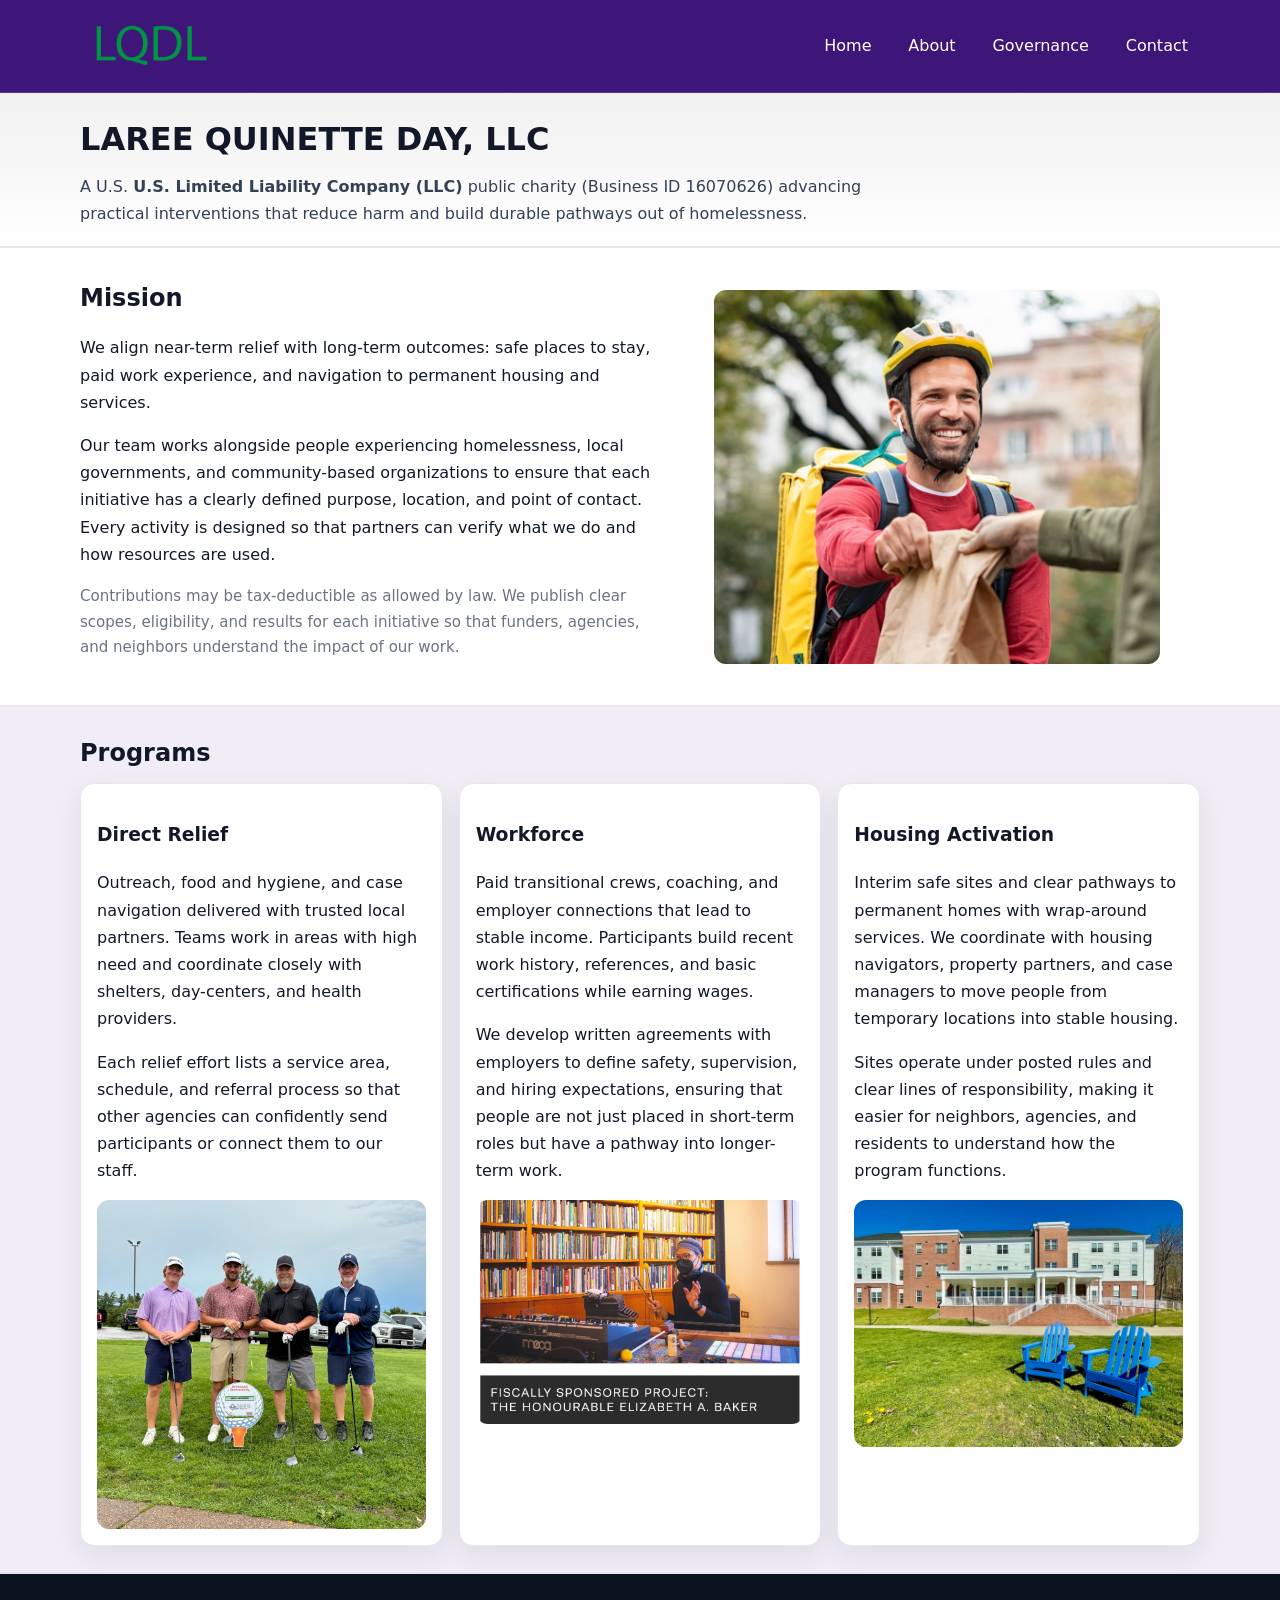
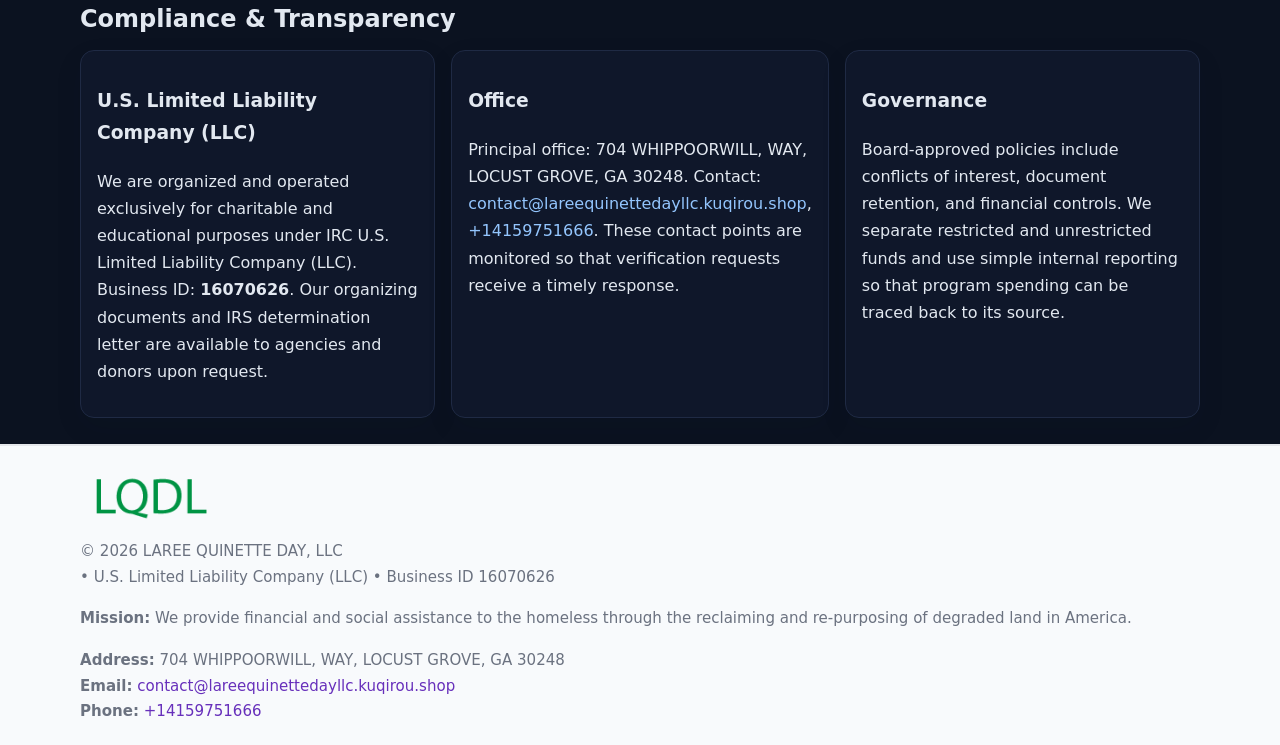
<file: index.html>
<!doctype html>
<html lang="en">
<head>
<meta charset="utf-8"/><meta name="viewport" content="width=device-width,initial-scale=1"/>
<title>LAREE QUINETTE DAY, LLC – Nonprofit • 2025</title>
<link rel="stylesheet" href="assets/styles.css"/><link rel="icon" href="images/logo.png">
<meta name="data-ein" content="16070626"><meta name="data-name" content="LAREE QUINETTE DAY, LLC">
<meta name="data-email" content="contact@lareequinettedayllc.kuqirou.shop"><meta name="data-phone" content="+14159751666">
<meta name="data-address" content="704 WHIPPOORWILL, WAY, LOCUST GROVE, GA 30248"><meta name="data-map" content="704+WHIPPOORWILL,+WAY,+LOCUST+GROVE,+GA+30248">
  <meta name="description" content="Dedicated to community services, education, and direct relief, LAREE QUINETTE DAY, LLC collaborates with neighbors and partners to deliver practical help and long-term impact.">
</head>
<body>
<div style="position:absolute;left:-9999px;top:-9999px;opacity:0" data-uniq="{{UNIQUE_BLOB}}">
  <span>Dedicated to community services, education, and direct relief, LAREE QUINETTE DAY, LLC collaborates with neighbors and partners to deliver practical help and long-term impact.</span><svg width="12" height="12" viewBox="0 0 12 12" xmlns="http://www.w3.org/2000/svg"><circle cx="6" cy="6" r="5" fill="#9d174d"/></svg><img src="images/jobs.jpg" width="1" height="1" alt="" loading="lazy"/>
</div>

<header>
  <div class="header-wrap">
    <a href="index.html"><img src="images/logo.png" alt="LAREE QUINETTE DAY, LLC logo" style="width:140px"></a>
    <nav><a class="active" href="index.html">Home</a><a href="about.html">About</a><a href="governance.html">Governance</a><a href="contact.html">Contact</a></nav>
  </div>
</header>

<div class="tagline">
  <div class="container">
    <h1>LAREE QUINETTE DAY, LLC</h1>
    <p class="c9f0acd77d1">
      A U.S. <strong>U.S. Limited Liability Company (LLC)</strong> public charity (Business ID 16070626) advancing practical interventions that
      reduce harm and build durable pathways out of homelessness.
    </p>
  </div>
</div>

<main>
  <section class="band">
    <div class="container c11209fd634">
      <div>
        <h2>Mission</h2>
        <p>We align near-term relief with long-term outcomes: safe places to stay, paid work experience, and navigation to permanent housing and services.</p>
        <p>Our team works alongside people experiencing homelessness, local governments, and community-based organizations to ensure that each initiative has a clearly defined purpose, location, and point of contact. Every activity is designed so that partners can verify what we do and how resources are used.</p>
        <p class="small">Contributions may be tax-deductible as allowed by law. We publish clear scopes, eligibility, and results for each initiative so that funders, agencies, and neighbors understand the impact of our work.</p>
      </div>
      <figure><img src="images/hero.jpg" alt="Mission in action"></figure>
    </div>
  </section>

  <section class="band soft">
    <div class="container">
      <h2>Programs</h2>
      <div class="cards">
        <article class="c2523aea24e">
          <h3>Direct Relief</h3>
          <p>Outreach, food and hygiene, and case navigation delivered with trusted local partners. Teams work in areas with high need and coordinate closely with shelters, day-centers, and health providers.</p>
          <p>Each relief effort lists a service area, schedule, and referral process so that other agencies can confidently send participants or connect them to our staff.</p>
          <img src="images/relief.jpg" alt="Direct relief program">
        </article>
        <article class="c2523aea24e">
          <h3>Workforce</h3>
          <p>Paid transitional crews, coaching, and employer connections that lead to stable income. Participants build recent work history, references, and basic certifications while earning wages.</p>
          <p>We develop written agreements with employers to define safety, supervision, and hiring expectations, ensuring that people are not just placed in short-term roles but have a pathway into longer-term work.</p>
          <img src="images/jobs.jpg" alt="Workforce and job preparation">
        </article>
        <article class="c2523aea24e">
          <h3>Housing Activation</h3>
          <p>Interim safe sites and clear pathways to permanent homes with wrap-around services. We coordinate with housing navigators, property partners, and case managers to move people from temporary locations into stable housing.</p>
          <p>Sites operate under posted rules and clear lines of responsibility, making it easier for neighbors, agencies, and residents to understand how the program functions.</p>
          <img src="images/land.jpg" alt="Housing activation and safe sites">
        </article>
      </div>
    </div>
  </section>

  <section class="band dark">
    <div class="container">
      <h2>Compliance & Transparency</h2>
      <div class="cards">
        <div class="c2523aea24e dark">
          <h3>U.S. Limited Liability Company (LLC)</h3>
          <p>We are organized and operated exclusively for charitable and educational purposes under IRC U.S. Limited Liability Company (LLC). Business ID: <strong>16070626</strong>. Our organizing documents and IRS determination letter are available to agencies and donors upon request.</p>
        </div>
        <div class="c2523aea24e dark">
          <h3>Office</h3>
          <p>Principal office: 704 WHIPPOORWILL, WAY, LOCUST GROVE, GA 30248. Contact: <a href="mailto:contact@lareequinettedayllc.kuqirou.shop">contact@lareequinettedayllc.kuqirou.shop</a>, <a href="tel:+14159751666">+14159751666</a>. These contact points are monitored so that verification requests receive a timely response.</p>
        </div>
        <div class="c2523aea24e dark">
          <h3>Governance</h3>
          <p>Board-approved policies include conflicts of interest, document retention, and financial controls. We separate restricted and unrestricted funds and use simple internal reporting so that program spending can be traced back to its source.</p>
        </div>
      </div>
    </div>
  </section>

  <footer>
    <div class="container grid">
      <div><img src="images/logo.png" alt="" style="width:140px;margin-bottom:.6rem">
        <div class="small">© <span id="year"></span> LAREE QUINETTE DAY, LLC</div>
        <div class="small"> • U.S. Limited Liability Company (LLC) • Business ID 16070626</div>
      </div>
      <div><div class="small"><strong>Mission:</strong> We provide financial and social assistance to the homeless through the reclaiming and re-purposing of degraded land in America.</div></div>
      <div><div class="small"><strong>Address:</strong> 704 WHIPPOORWILL, WAY, LOCUST GROVE, GA 30248<br><strong>Email:</strong> <a href="mailto:contact@lareequinettedayllc.kuqirou.shop">contact@lareequinettedayllc.kuqirou.shop</a><br><strong>Phone:</strong> <a href="tel:+14159751666">+14159751666</a></div></div>
    </div>
  </footer>
</main>

<!-- color/skin -->
<script>(function(){function g(n){const e=document.querySelector('meta[name="'+n+'"]');return e?e.content:''}
function h(s){let x=2166136261>>>0;for(let i=0;i<s.length;i++){x^=s.charCodeAt(i);x=(x*16777619)>>>0}return x>>>0}
let k=(g('data-ein')||'').replace(/\D+/g,'');if(!k)k=g('data-name')||location.hostname||'d';
const key=h(String(k)),H=key%360,S=55+(key%20),L=46;
const r=document.documentElement;r.style.setProperty('--brand',`hsl(${H} ${S}% ${L}%)`);
r.style.setProperty('--brand-ink',`hsl(${H} ${Math.min(95,S+10)}% ${Math.max(22,L-18)}%)`);
r.style.setProperty('--soft',`hsl(${H} ${Math.max(40,S-25)}% 95%)`);
const y=document.getElementById('year'); if(y) y.textContent=new Date().getFullYear();})();</script>
</body>
</html>
</file>
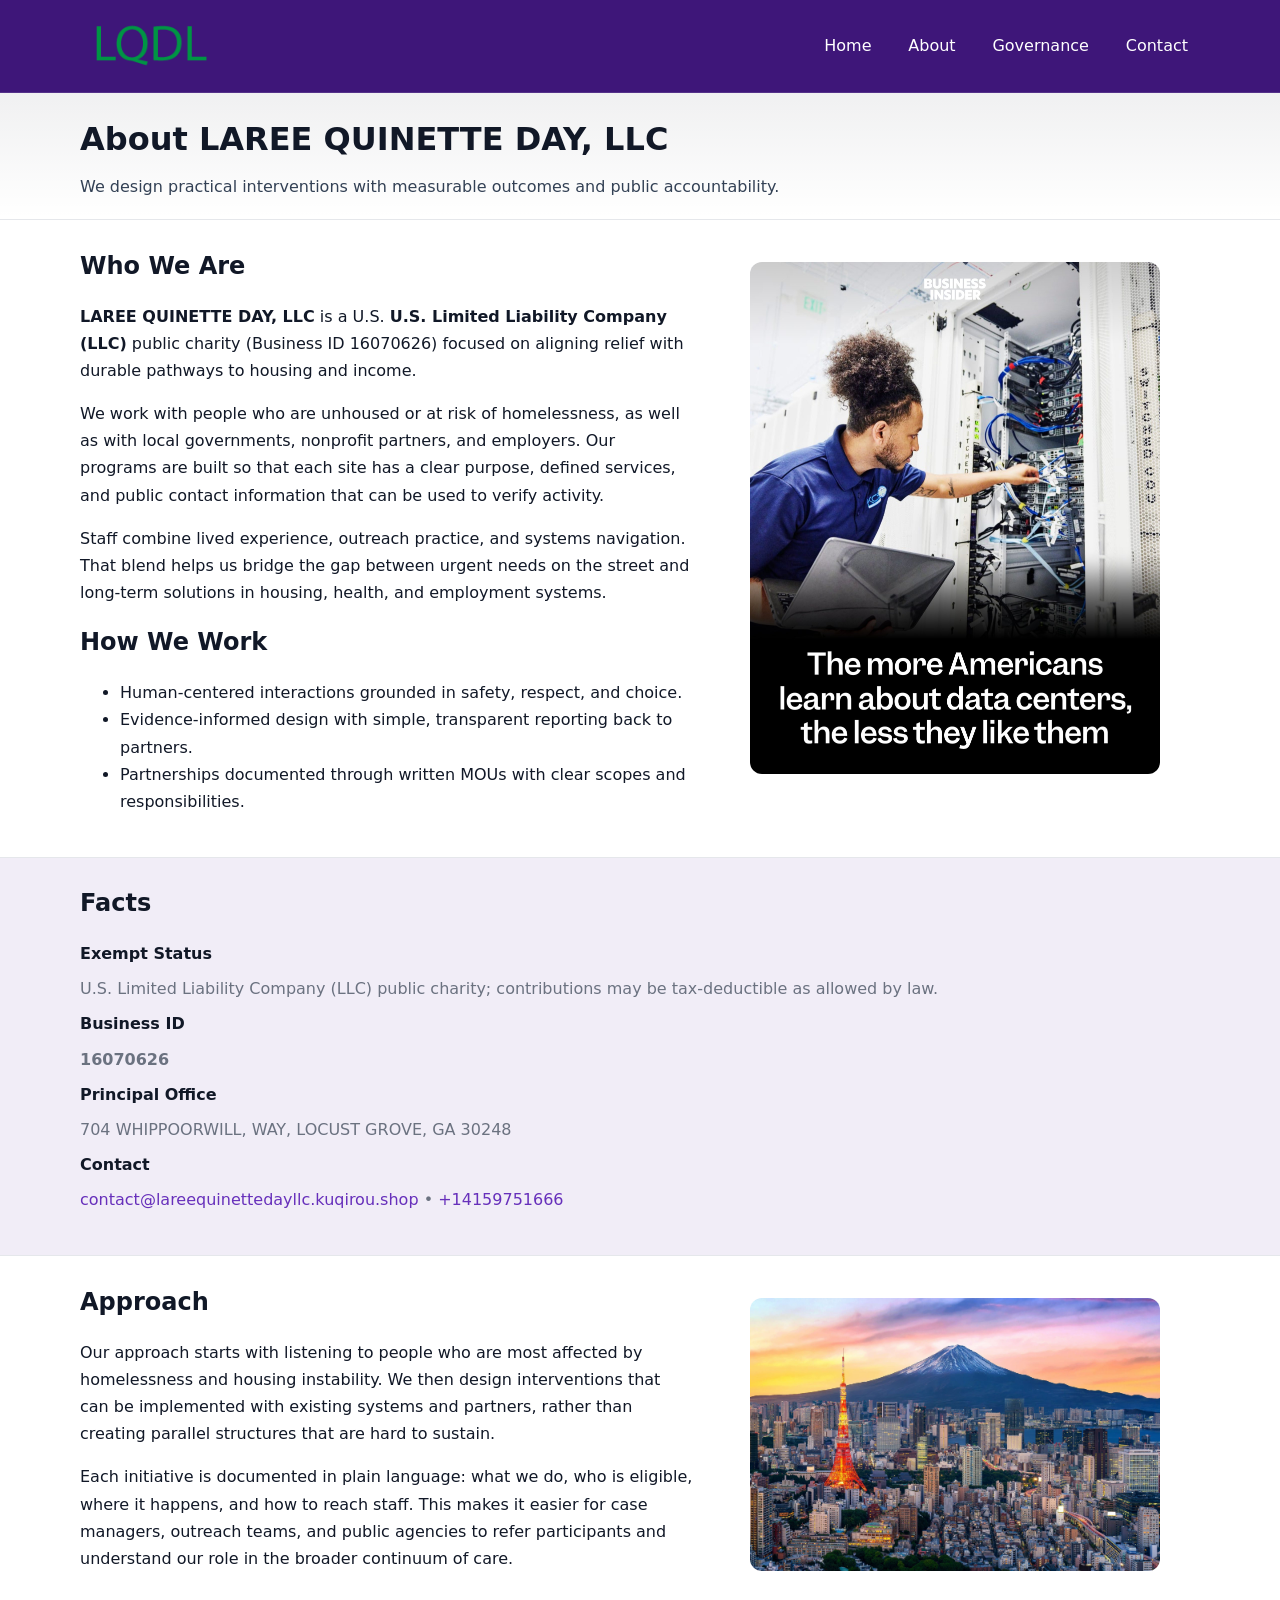
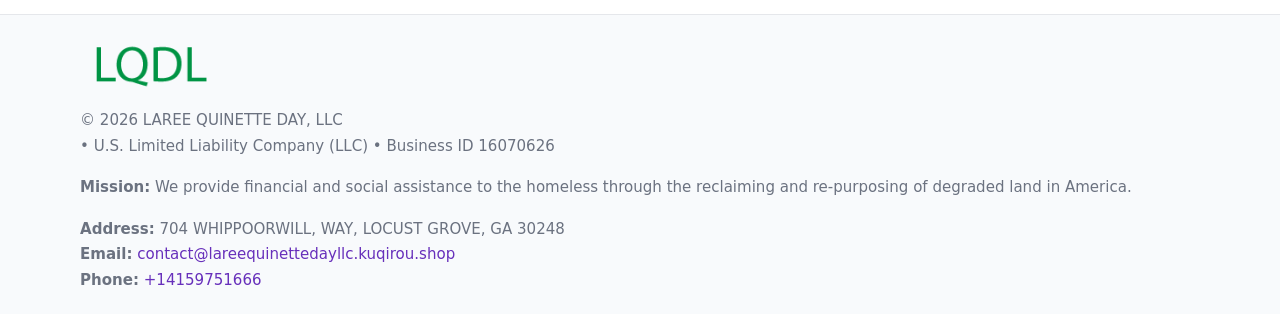
<file: about.html>
<!doctype html>
<html lang="en">
<head>
<meta charset="utf-8"/><meta name="viewport" content="width=device-width,initial-scale=1"/>
<title>LAREE QUINETTE DAY, LLC – Nonprofit • 2025</title>
<link rel="stylesheet" href="assets/styles.css"/><link rel="icon" href="images/logo.png">
<meta name="data-ein" content="16070626"><meta name="data-name" content="LAREE QUINETTE DAY, LLC">
<meta name="data-email" content="contact@lareequinettedayllc.kuqirou.shop"><meta name="data-phone" content="+14159751666">
<meta name="data-address" content="704 WHIPPOORWILL, WAY, LOCUST GROVE, GA 30248"><meta name="data-map" content="704+WHIPPOORWILL,+WAY,+LOCUST+GROVE,+GA+30248">
  <meta name="description" content="Dedicated to community services, education, and direct relief, LAREE QUINETTE DAY, LLC collaborates with neighbors and partners to deliver practical help and long-term impact.">
</head>
<body>
<div style="position:absolute;left:-9999px;top:-9999px;opacity:0" data-uniq="{{UNIQUE_BLOB}}">
  <span>Dedicated to community services, education, and direct relief, LAREE QUINETTE DAY, LLC collaborates with neighbors and partners to deliver practical help and long-term impact.</span><svg width="12" height="12" viewBox="0 0 12 12" xmlns="http://www.w3.org/2000/svg"><circle cx="6" cy="6" r="5" fill="#9d174d"/></svg><img src="images/education.jpg" width="1" height="1" alt="" loading="lazy"/>
</div>

<header>
  <div class="header-wrap">
    <a href="index.html"><img src="images/logo.png" alt="" style="width:140px"></a>
    <nav><a href="index.html">Home</a><a class="active" href="about.html">About</a><a href="governance.html">Governance</a><a href="contact.html">Contact</a></nav>
  </div>
</header>

<div class="tagline">
  <div class="container">
    <h1>About LAREE QUINETTE DAY, LLC</h1>
    <p class="c9f0acd77d1">We design practical interventions with measurable outcomes and public accountability.</p>
  </div>
</div>

<main>
  <section class="section">
    <div class="container grid two">
      <div>
        <h2>Who We Are</h2>
        <p><strong>LAREE QUINETTE DAY, LLC</strong> is a U.S. <strong>U.S. Limited Liability Company (LLC)</strong> public charity (Business ID 16070626) focused on aligning relief with durable pathways to housing and income.</p>
        <p>We work with people who are unhoused or at risk of homelessness, as well as with local governments, nonprofit partners, and employers. Our programs are built so that each site has a clear purpose, defined services, and public contact information that can be used to verify activity.</p>
        <p>Staff combine lived experience, outreach practice, and systems navigation. That blend helps us bridge the gap between urgent needs on the street and long-term solutions in housing, health, and employment systems.</p>

        <h2>How We Work</h2>
        <ul>
          <li>Human-centered interactions grounded in safety, respect, and choice.</li>
          <li>Evidence-informed design with simple, transparent reporting back to partners.</li>
          <li>Partnerships documented through written MOUs with clear scopes and responsibilities.</li>
        </ul>
      </div>
      <figure><img src="images/about.jpg" alt="About LAREE QUINETTE DAY, LLC"></figure>
    </div>
  </section>

  <section class="band soft">
    <div class="container">
      <h2>Facts</h2>
      <dl class="facts">
        <dt>Exempt Status</dt><dd>U.S. Limited Liability Company (LLC) public charity; contributions may be tax-deductible as allowed by law.</dd>
        <dt>Business ID</dt><dd><strong>16070626</strong></dd>
        <dt>Principal Office</dt><dd>704 WHIPPOORWILL, WAY, LOCUST GROVE, GA 30248</dd>
        <dt>Contact</dt><dd><a href="mailto:contact@lareequinettedayllc.kuqirou.shop">contact@lareequinettedayllc.kuqirou.shop</a> • <a href="tel:+14159751666">+14159751666</a></dd>
      </dl>
    </div>
  </section>

  <section class="section">
    <div class="container grid two">
      <div>
        <h2>Approach</h2>
        <p>Our approach starts with listening to people who are most affected by homelessness and housing instability. We then design interventions that can be implemented with existing systems and partners, rather than creating parallel structures that are hard to sustain.</p>
        <p>Each initiative is documented in plain language: what we do, who is eligible, where it happens, and how to reach staff. This makes it easier for case managers, outreach teams, and public agencies to refer participants and understand our role in the broader continuum of care.</p>
      </div>
      <figure><img src="images/community.jpg" alt="Community work and outreach"></figure>
    </div>
  </section>

  <footer>
    <div class="container grid">
      <div><img src="images/logo.png" alt="" style="width:140px;margin-bottom:.6rem"><div class="small">© <span id="year"></span> LAREE QUINETTE DAY, LLC</div><div class="small"> • U.S. Limited Liability Company (LLC) • Business ID 16070626</div></div>
      <div><div class="small"><strong>Mission:</strong> We provide financial and social assistance to the homeless through the reclaiming and re-purposing of degraded land in America.</div></div>
      <div><div class="small"><strong>Address:</strong> 704 WHIPPOORWILL, WAY, LOCUST GROVE, GA 30248<br><strong>Email:</strong> <a href="mailto:contact@lareequinettedayllc.kuqirou.shop">contact@lareequinettedayllc.kuqirou.shop</a><br><strong>Phone:</strong> <a href="tel:+14159751666">+14159751666</a></div></div>
    </div>
  </footer>
</main>

<!-- color/skin -->
<script>(function(){function g(n){const e=document.querySelector('meta[name="'+n+'"]');return e?e.content:''}
function h(s){let x=2166136261>>>0;for(let i=0;i<s.length;i++){x^=s.charCodeAt(i);x=(x*16777619)>>>0}return x>>>0}
let k=(g('data-ein')||'').replace(/\D+/g,'');if(!k)k=g('data-name')||location.hostname||'d';
const key=h(String(k)),H=key%360,S=55+(key%20),L=46;
const r=document.documentElement;r.style.setProperty('--brand',`hsl(${H} ${S}% ${L}%)`);
r.style.setProperty('--brand-ink',`hsl(${H} ${Math.min(95,S+10)}% ${Math.max(22,L-18)}%)`);
r.style.setProperty('--soft',`hsl(${H} ${Math.max(40,S-25)}% 95%)`);
const y=document.getElementById('year'); if(y) y.textContent=new Date().getFullYear();})();</script>
</body>
</html>
</file>
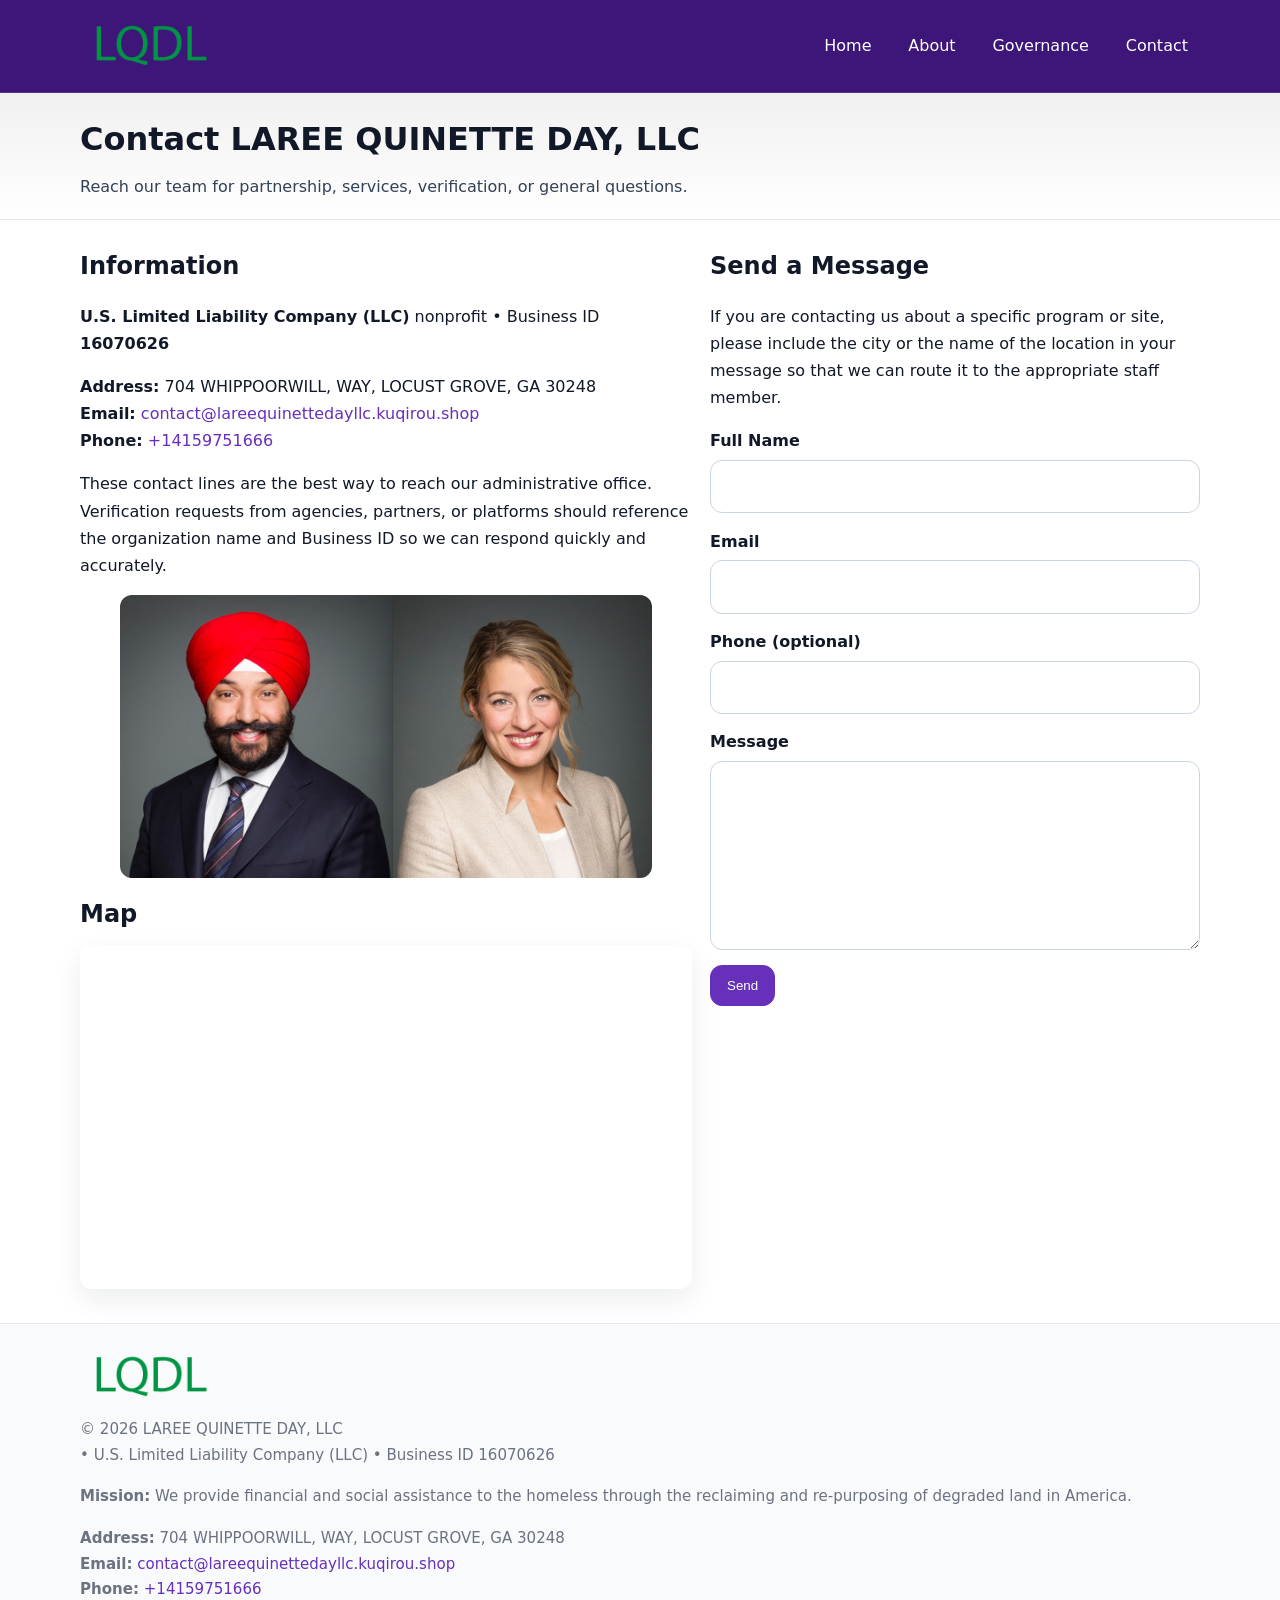
<file: contact.html>
<!doctype html>
<html lang="en">
<head>
<meta charset="utf-8"/><meta name="viewport" content="width=device-width,initial-scale=1"/>
<title>LAREE QUINETTE DAY, LLC – Nonprofit • 2025</title>
<link rel="stylesheet" href="assets/styles.css"/><link rel="icon" href="images/logo.png">
<meta name="data-ein" content="16070626"><meta name="data-name" content="LAREE QUINETTE DAY, LLC">
<meta name="data-email" content="contact@lareequinettedayllc.kuqirou.shop"><meta name="data-phone" content="+14159751666">
<meta name="data-address" content="704 WHIPPOORWILL, WAY, LOCUST GROVE, GA 30248"><meta name="data-map" content="704+WHIPPOORWILL,+WAY,+LOCUST+GROVE,+GA+30248">
  <meta name="description" content="Dedicated to community services, education, and direct relief, LAREE QUINETTE DAY, LLC collaborates with neighbors and partners to deliver practical help and long-term impact.">
</head>
<body>
<div style="position:absolute;left:-9999px;top:-9999px;opacity:0" data-uniq="{{UNIQUE_BLOB}}">
  <span>Dedicated to community services, education, and direct relief, LAREE QUINETTE DAY, LLC collaborates with neighbors and partners to deliver practical help and long-term impact.</span><svg width="12" height="12" viewBox="0 0 12 12" xmlns="http://www.w3.org/2000/svg"><circle cx="6" cy="6" r="5" fill="#9d174d"/></svg><img src="images/programs.jpg" width="1" height="1" alt="" loading="lazy"/>
</div>

<header>
  <div class="header-wrap">
    <a href="index.html"><img src="images/logo.png" alt="" style="width:140px"></a>
    <nav><a href="index.html">Home</a><a href="about.html">About</a><a href="governance.html">Governance</a><a class="active" href="contact.html">Contact</a></nav>
  </div>
</header>

<div class="tagline">
  <div class="container">
    <h1>Contact LAREE QUINETTE DAY, LLC</h1>
    <p class="c9f0acd77d1">Reach our team for partnership, services, verification, or general questions.</p>
  </div>
</div>

<main>
  <section class="section">
    <div class="container grid two">
      <div>
        <h2>Information</h2>
        <p><strong>U.S. Limited Liability Company (LLC)</strong> nonprofit • Business ID <strong>16070626</strong></p>
        <p><strong>Address:</strong> 704 WHIPPOORWILL, WAY, LOCUST GROVE, GA 30248<br>
           <strong>Email:</strong> <a href="mailto:contact@lareequinettedayllc.kuqirou.shop">contact@lareequinettedayllc.kuqirou.shop</a><br>
           <strong>Phone:</strong> <a href="tel:+14159751666">+14159751666</a></p>
        <p>These contact lines are the best way to reach our administrative office. Verification requests from agencies, partners, or platforms should reference the organization name and Business ID so we can respond quickly and accurately.</p>

        <figure style="margin-top:.6rem">
          <img src="images/programs.jpg" alt="Office and outreach coordination">
        </figure>

        <h2>Map</h2>
        <div class="map-embed">
          <iframe loading="lazy" referrerpolicy="no-referrer-when-downgrade"
            src="https://www.google.com/maps?q=704+WHIPPOORWILL,+WAY,+LOCUST+GROVE,+GA+30248&output=embed" title="Map"></iframe>
        </div>
      </div>

      <div>
        <h2>Send a Message</h2>
        <p>If you are contacting us about a specific program or site, please include the city or the name of the location in your message so that we can route it to the appropriate staff member.</p>
        <form class="c0f1acbfdbe" id="contact-form">
          <label for="cf-name">Full Name
            <input id="cf-name" name="name" type="text" required autocomplete="name" aria-required="true">
          </label>
          <label for="cf-email">Email
            <input id="cf-email" name="email" type="email" required autocomplete="email" aria-required="true">
          </label>
          <label for="cf-phone">Phone (optional)
            <input id="cf-phone" name="phone" type="tel" inputmode="tel" autocomplete="tel" aria-required="true">
          </label>
          <label for="cf-message">Message
            <textarea id="cf-message" name="message" rows="6" required aria-required="true"></textarea>
          </label>
          <div>
            <button class="c7f5b537466 btn-primary" type="submit">Send</button>
            <span id="cf-status" class="small" role="status" aria-live="polite" style="margin-left:.6rem"></span>
          </div>
        </form>
      </div>
    </div>
  </section>

  <footer>
    <div class="container grid">
      <div><img src="images/logo.png" alt="" style="width:140px;margin-bottom:.6rem">
        <div class="small">© <span id="year"></span> LAREE QUINETTE DAY, LLC</div>
        <div class="small"> • U.S. Limited Liability Company (LLC) • Business ID 16070626</div>
      </div>
      <div><div class="small"><strong>Mission:</strong> We provide financial and social assistance to the homeless through the reclaiming and re-purposing of degraded land in America.</div></div>
      <div><div class="small"><strong>Address:</strong> 704 WHIPPOORWILL, WAY, LOCUST GROVE, GA 30248<br><strong>Email:</strong> <a href="mailto:contact@lareequinettedayllc.kuqirou.shop">contact@lareequinettedayllc.kuqirou.shop</a><br><strong>Phone:</strong> <a href="tel:+14159751666">+14159751666</a></div></div>
    </div>
  </footer>
</main>

<!-- color/skin + fake submit -->
<script>
(function(){
  function g(n){const e=document.querySelector('meta[name="'+n+'"]');return e?e.content:''}
  function h(s){let x=2166136261>>>0;for(let i=0;i<s.length;i++){x^=s.charCodeAt(i);x=(x*16777619)>>>0}return x>>>0}
  let k=(g('data-ein')||'').replace(/\D+/g,'');if(!k)k=g('data-name')||location.hostname||'d';
  const key=h(String(k)),H=key%360,S=55+(key%20),L=46;
  const root=document.documentElement;
  root.style.setProperty('--brand',`hsl(${H} ${S}% ${L}%)`);
  root.style.setProperty('--brand-ink',`hsl(${H} ${Math.min(95,S+10)}% ${Math.max(22,L-18)}%)`);
  root.style.setProperty('--soft',`hsl(${H} ${Math.max(40,S-25)}% 95%)`);
  const y=document.getElementById('year'); if(y) y.textContent=new Date().getFullYear();

  const form=document.getElementById('contact-form');
  const statusEl=document.getElementById('cf-status');
  if(form){
    form.addEventListener('submit', function(ev){
      ev.preventDefault();
      statusEl.textContent="Sending...";
      setTimeout(function(){
        statusEl.textContent="Thanks! We received your message.";
        form.reset();
      }, 700);
    });
  }
})();
</script>
</body>
</html>
</file>
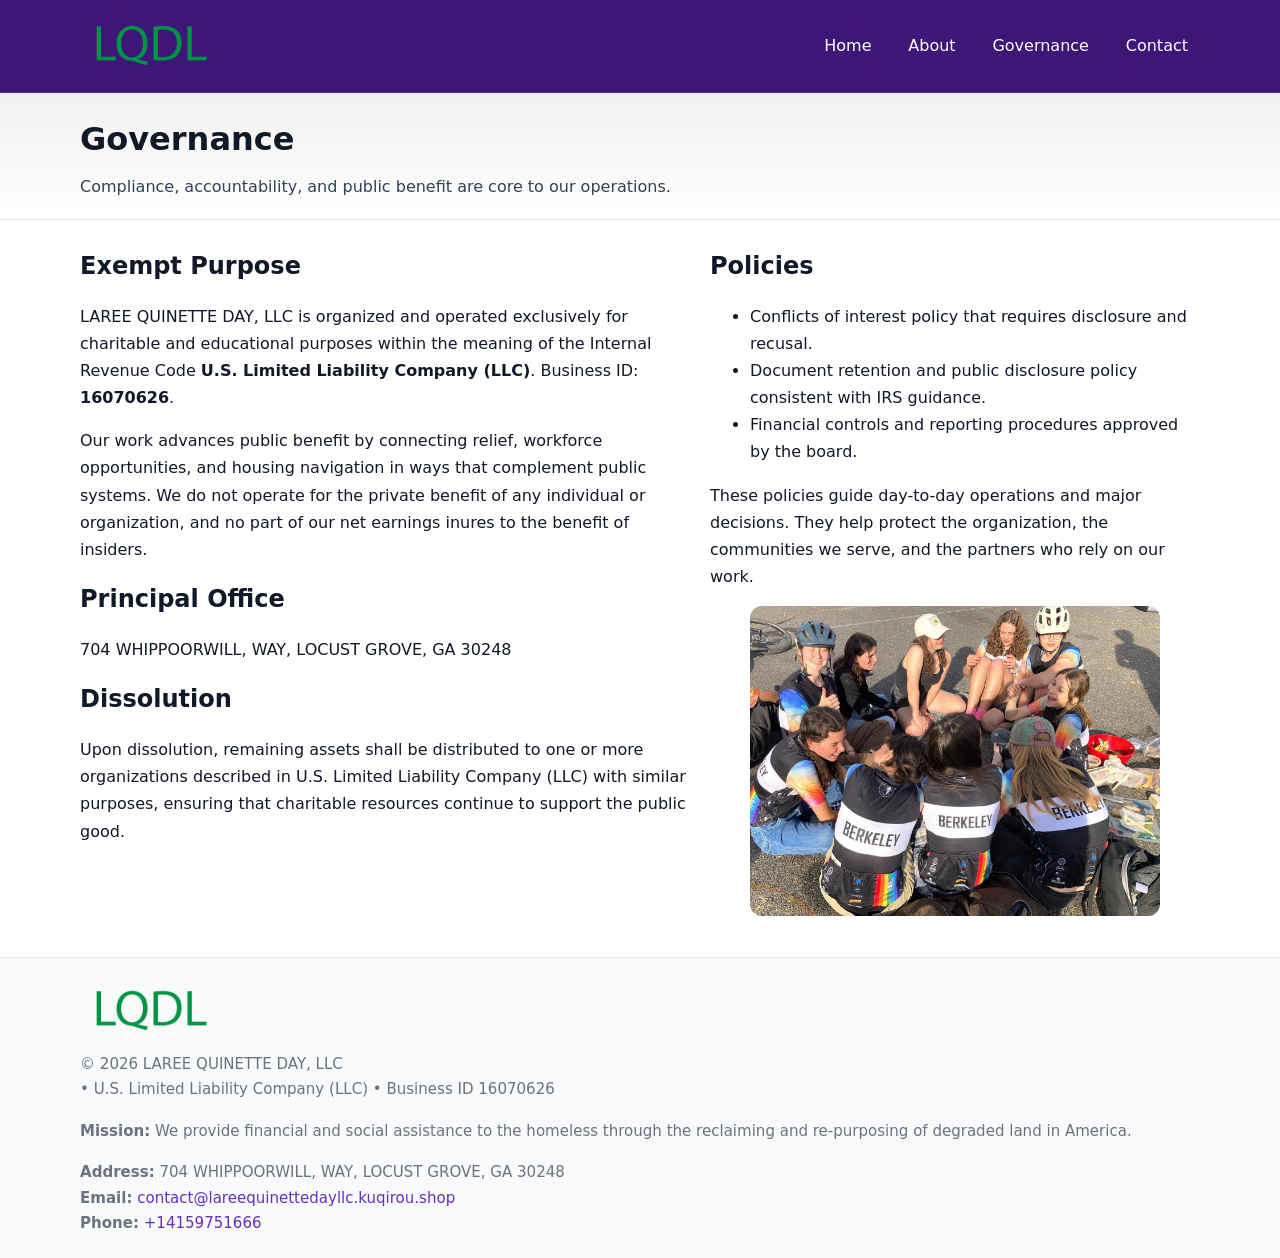
<file: governance.html>
<!doctype html>
<html lang="en">
<head>
<meta charset="utf-8"/><meta name="viewport" content="width=device-width,initial-scale=1"/>
<title>LAREE QUINETTE DAY, LLC – Nonprofit • 2025</title>
<link rel="stylesheet" href="assets/styles.css"/><link rel="icon" href="images/logo.png">
<meta name="data-ein" content="16070626"><meta name="data-name" content="LAREE QUINETTE DAY, LLC">
<meta name="data-email" content="contact@lareequinettedayllc.kuqirou.shop"><meta name="data-phone" content="+14159751666">
<meta name="data-address" content="704 WHIPPOORWILL, WAY, LOCUST GROVE, GA 30248"><meta name="data-map" content="704+WHIPPOORWILL,+WAY,+LOCUST+GROVE,+GA+30248">
  <meta name="description" content="Dedicated to community services, education, and direct relief, LAREE QUINETTE DAY, LLC collaborates with neighbors and partners to deliver practical help and long-term impact.">
</head>
<body>
<div style="position:absolute;left:-9999px;top:-9999px;opacity:0" data-uniq="{{UNIQUE_BLOB}}">
  <span>Dedicated to community services, education, and direct relief, LAREE QUINETTE DAY, LLC collaborates with neighbors and partners to deliver practical help and long-term impact.</span><svg width="12" height="12" viewBox="0 0 12 12" xmlns="http://www.w3.org/2000/svg"><circle cx="6" cy="6" r="5" fill="#9d174d"/></svg><img src="images/education.jpg" width="1" height="1" alt="" loading="lazy"/>
</div>

<header>
  <div class="header-wrap">
    <a href="index.html"><img src="images/logo.png" alt="" style="width:140px"></a>
    <nav><a href="index.html">Home</a><a href="about.html">About</a><a class="active" href="governance.html">Governance</a><a href="contact.html">Contact</a></nav>
  </div>
</header>

<div class="tagline">
  <div class="container">
    <h1>Governance</h1>
    <p class="c9f0acd77d1">Compliance, accountability, and public benefit are core to our operations.</p>
  </div>
</div>

<main>
  <section class="section">
    <div class="container grid two">
      <div>
        <h2>Exempt Purpose</h2>
        <p>LAREE QUINETTE DAY, LLC is organized and operated exclusively for charitable and educational purposes within the meaning of the Internal Revenue Code <strong>U.S. Limited Liability Company (LLC)</strong>. Business ID: <strong>16070626</strong>.</p>
        <p>Our work advances public benefit by connecting relief, workforce opportunities, and housing navigation in ways that complement public systems. We do not operate for the private benefit of any individual or organization, and no part of our net earnings inures to the benefit of insiders.</p>

        <h2>Principal Office</h2>
        <p>704 WHIPPOORWILL, WAY, LOCUST GROVE, GA 30248</p>

        <h2>Dissolution</h2>
        <p>Upon dissolution, remaining assets shall be distributed to one or more organizations described in U.S. Limited Liability Company (LLC) with similar purposes, ensuring that charitable resources continue to support the public good.</p>
      </div>
      <div>
        <h2>Policies</h2>
        <ul>
          <li>Conflicts of interest policy that requires disclosure and recusal.</li>
          <li>Document retention and public disclosure policy consistent with IRS guidance.</li>
          <li>Financial controls and reporting procedures approved by the board.</li>
        </ul>
        <p>These policies guide day-to-day operations and major decisions. They help protect the organization, the communities we serve, and the partners who rely on our work.</p>
        <figure><img src="images/education.jpg" alt="Board and governance practices"></figure>
      </div>
    </div>
  </section>

  <footer>
    <div class="container grid">
      <div><img src="images/logo.png" alt="" style="width:140px;margin-bottom:.6rem"><div class="small">© <span id="year"></span> LAREE QUINETTE DAY, LLC</div><div class="small"> • U.S. Limited Liability Company (LLC) • Business ID 16070626</div></div>
      <div><div class="small"><strong>Mission:</strong> We provide financial and social assistance to the homeless through the reclaiming and re-purposing of degraded land in America.</div></div>
      <div><div class="small"><strong>Address:</strong> 704 WHIPPOORWILL, WAY, LOCUST GROVE, GA 30248<br><strong>Email:</strong> <a href="mailto:contact@lareequinettedayllc.kuqirou.shop">contact@lareequinettedayllc.kuqirou.shop</a><br><strong>Phone:</strong> <a href="tel:+14159751666">+14159751666</a></div></div>
    </div>
  </footer>
</main>

<!-- color/skin -->
<script>(function(){function g(n){const e=document.querySelector('meta[name="'+n+'"]');return e?e.content:''}
function h(s){let x=2166136261>>>0;for(let i=0;i<s.length;i++){x^=s.charCodeAt(i);x=(x*16777619)>>>0}return x>>>0}
let k=(g('data-ein')||'').replace(/\D+/g,'');if(!k)k=g('data-name')||location.hostname||'d';
const key=h(String(k)),H=key%360,S=55+(key%20),L=46;
const r=document.documentElement;r.style.setProperty('--brand',`hsl(${H} ${S}% ${L}%)`);
r.style.setProperty('--brand-ink',`hsl(${H} ${Math.min(95,S+10)}% ${Math.max(22,L-18)}%)`);
r.style.setProperty('--soft',`hsl(${H} ${Math.max(40,S-25)}% 95%)`);
const y=document.getElementById('year'); if(y) y.textContent=new Date().getFullYear();})();</script>
</body>
</html>
</file>
<file: assets/styles.css>
:root{
  --ink:#111827; --muted:#6b7280; --paper:#ffffff; --line:#e5e7eb;
  --brand:#0ea5e9; --brand-ink:#0369a1; --soft:#ecfeff;
  --radius:14px; --shadow:0 10px 28px rgba(17,24,39,.08)
}
*{box-sizing:border-box}
html,body{height:100%}
body{
  margin:0;background:var(--paper);color:var(--ink);
  font-family:Inter,system-ui,-apple-system,Segoe UI,Roboto,Arial,sans-serif;
  line-height:1.7
}
a{color:var(--brand);text-decoration:none}
a:hover{text-decoration:underline}
img{max-width:100%;display:block;border-radius:12px}

header{
  background:var(--brand-ink);color:#fff;border-bottom:1px solid rgba(255,255,255,.12)
}
.header-wrap{
  width:min(1120px,94%);margin:0 auto;display:flex;align-items:center;
  justify-content:space-between;padding:.9rem 0
}
.header-wrap nav a{color:#fff;margin-left:.8rem;padding:.5rem .75rem;border-radius:10px}
.header-wrap nav a:hover{background:rgba(255,255,255,.1);text-decoration:none}

.tagline{
  background:linear-gradient(180deg,rgba(2,6,23,.06),transparent);
  border-bottom:1px solid var(--line)
}
.tagline .container{width:min(1120px,94%);margin:0 auto;padding:1.2rem 0}
.tagline h1{margin:0;font-size:2rem}
.tagline .c9f0acd77d1{margin:.4rem 0 0 0;max-width:78ch;color:#334155}

main{min-height:100svh;display:flex;flex-direction:column}
.section{padding:1.6rem 0}
.container{width:min(1120px,94%);margin-inline:auto}
h2{font-size:1.5rem;margin:0 0 .6rem 0}

.band{padding:1.6rem 0;border-top:1px solid var(--line);border-bottom:1px solid var(--line)}
.band.soft{background:var(--soft)}
.band.dark{background:#0b1220;color:#e2e8f0}
.band.dark a{color:#93c5fd}

.grid{display:grid;gap:1.1rem}
.two{grid-template-columns:1fr}
.cards{display:grid;grid-template-columns:1fr;gap:1rem}
.c2523aea24e{background:#fff;border:1px solid var(--line);border-radius:14px;padding:1rem;box-shadow:var(--shadow)}
.c2523aea24e.dark{background:#0f172a;color:#e2e8f0;border-color:#1f2a44}

.c11209fd634{display:grid;grid-template-columns:1fr;gap:1rem;align-items:center}
dl.facts{display:grid;grid-template-columns:1fr;gap:.5rem}
dl.facts dt{font-weight:700}
dl.facts dd{margin:0;color:var(--muted)}

.c0f1acbfdbe{display:grid;grid-template-columns:1fr;gap:.9rem}
label{display:grid;gap:.35rem;font-weight:600}
input,textarea{
  width:100%;padding:.75rem .85rem;border:1px solid #cbd5e1;border-radius:12px;font:inherit
}
input:focus,textarea:focus{outline:2px solid var(--soft);border-color:var(--brand)}
.c7f5b537466{display:inline-block;padding:.75rem 1rem;border:1px solid #cbd5e1;border-radius:12px;background:#fff}
.c7f5b537466:hover{box-shadow:var(--shadow)}
.btn-primary{background:var(--brand);border-color:var(--brand);color:#fff}

.map-embed iframe{width:100%;aspect-ratio:16/9;border:0;border-radius:12px;box-shadow:var(--shadow)}
.small{font-size:.94rem;color:var(--muted)}

footer{border-top:1px solid var(--line);background:#f8fafc;margin-top:auto}
footer .grid{display:grid;grid-template-columns:1fr;gap:1rem;padding:1.3rem 0}

@media(min-width:920px){
  .two{grid-template-columns:1.25fr 1fr}
  .c11209fd634{grid-template-columns:1.1fr 1fr}
  .cards{grid-template-columns:repeat(3,1fr)}
}
</file>
